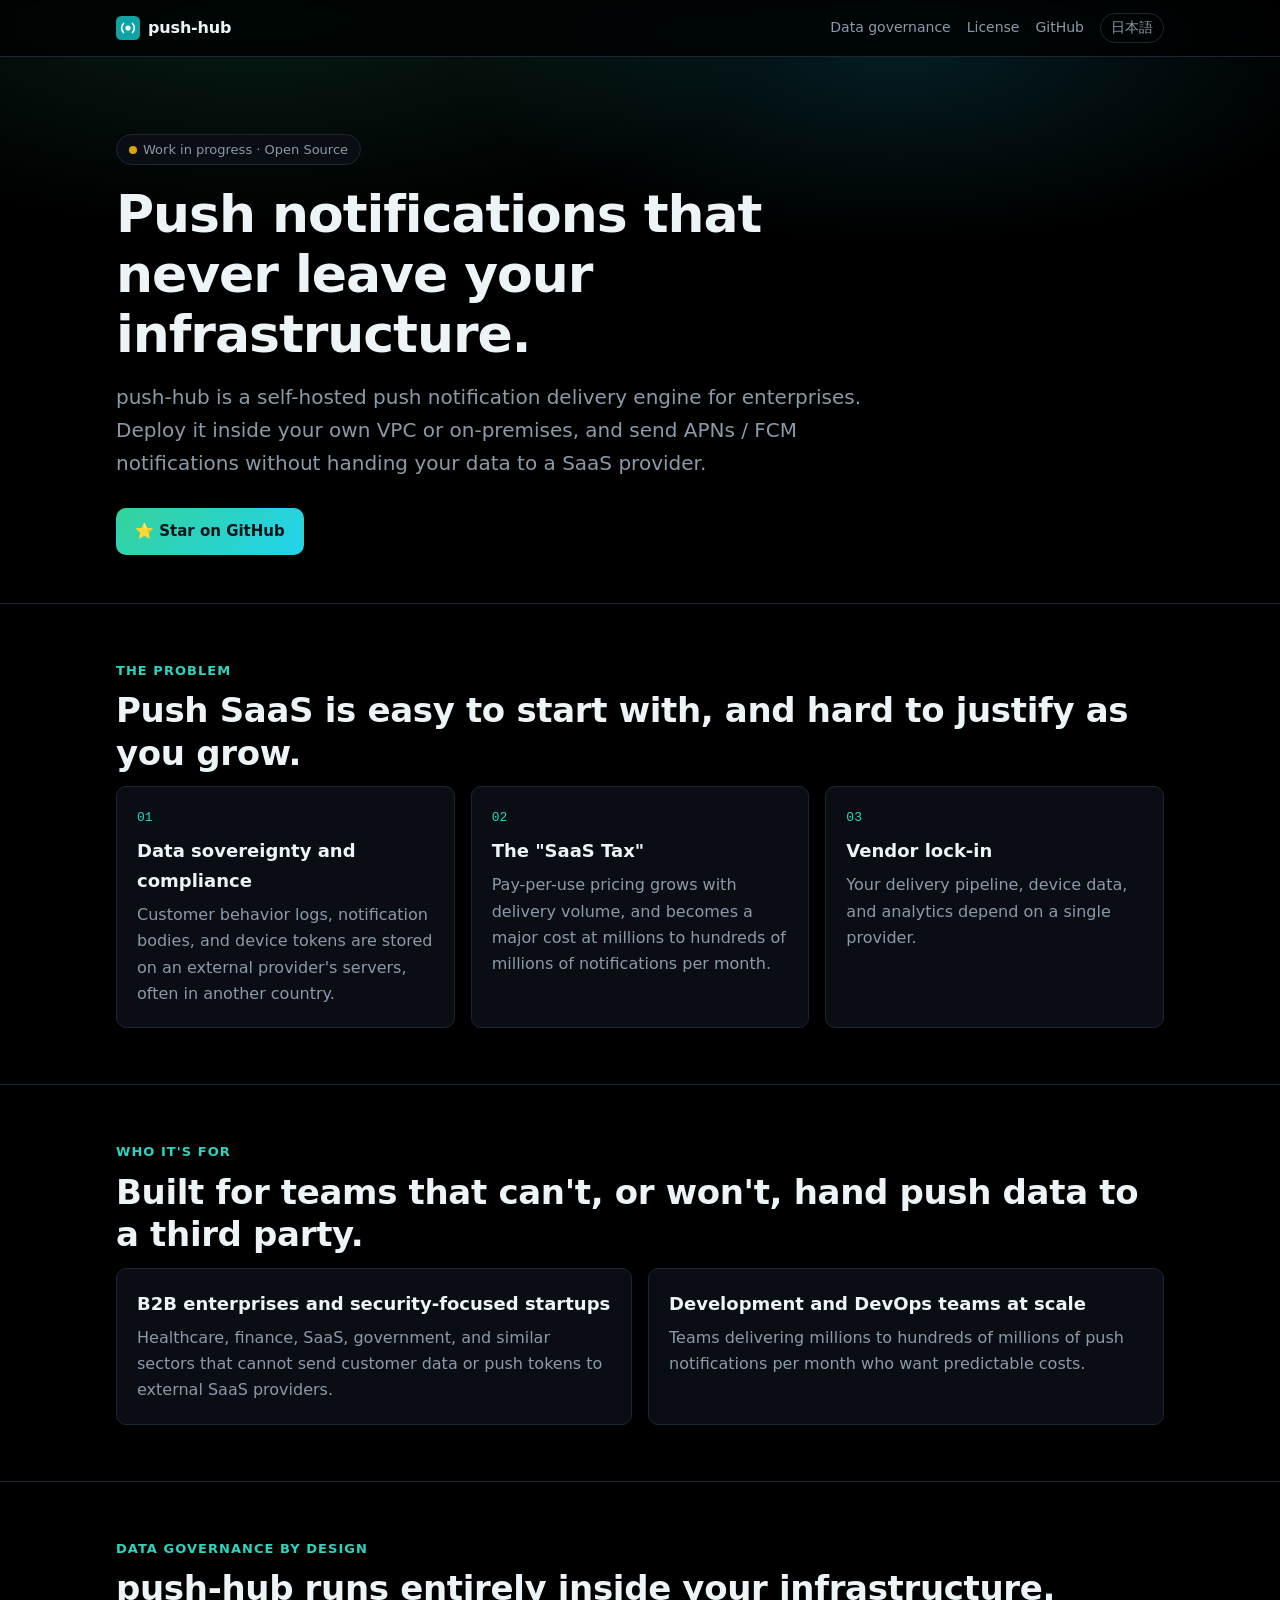
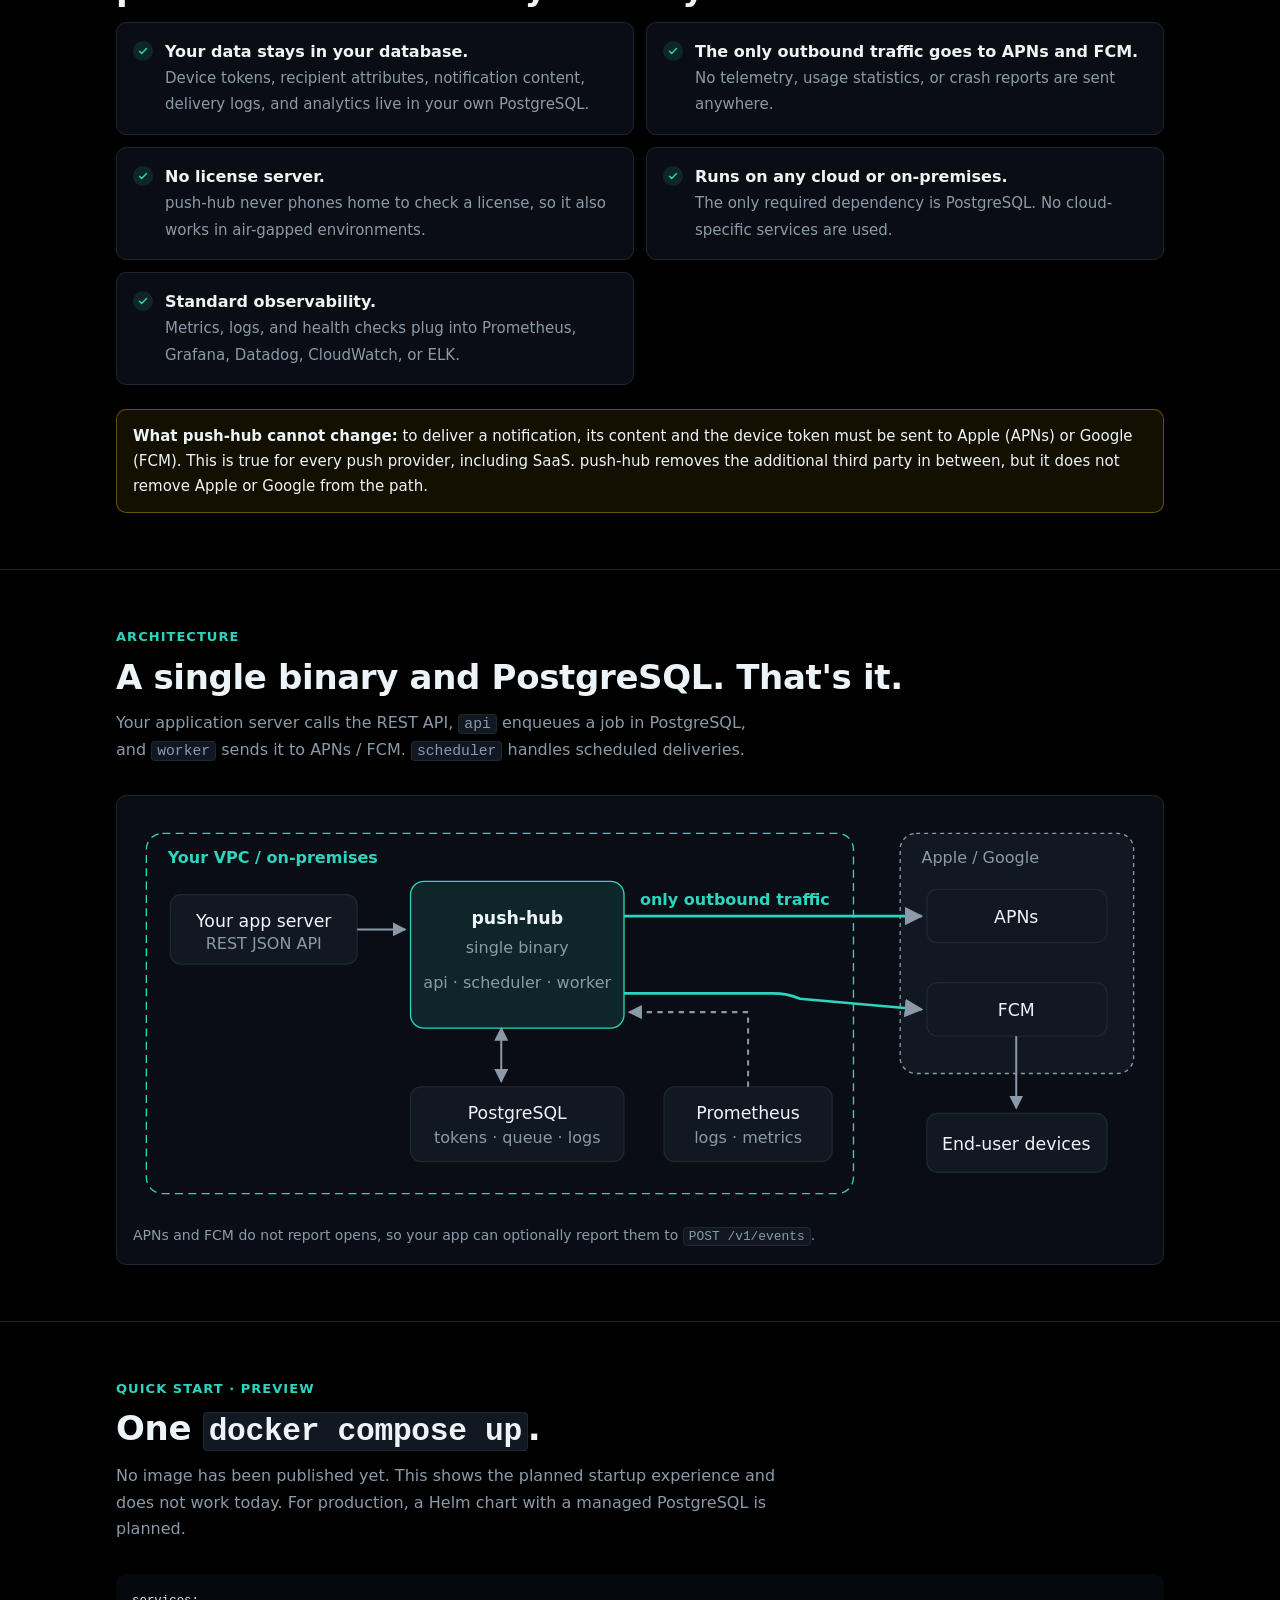
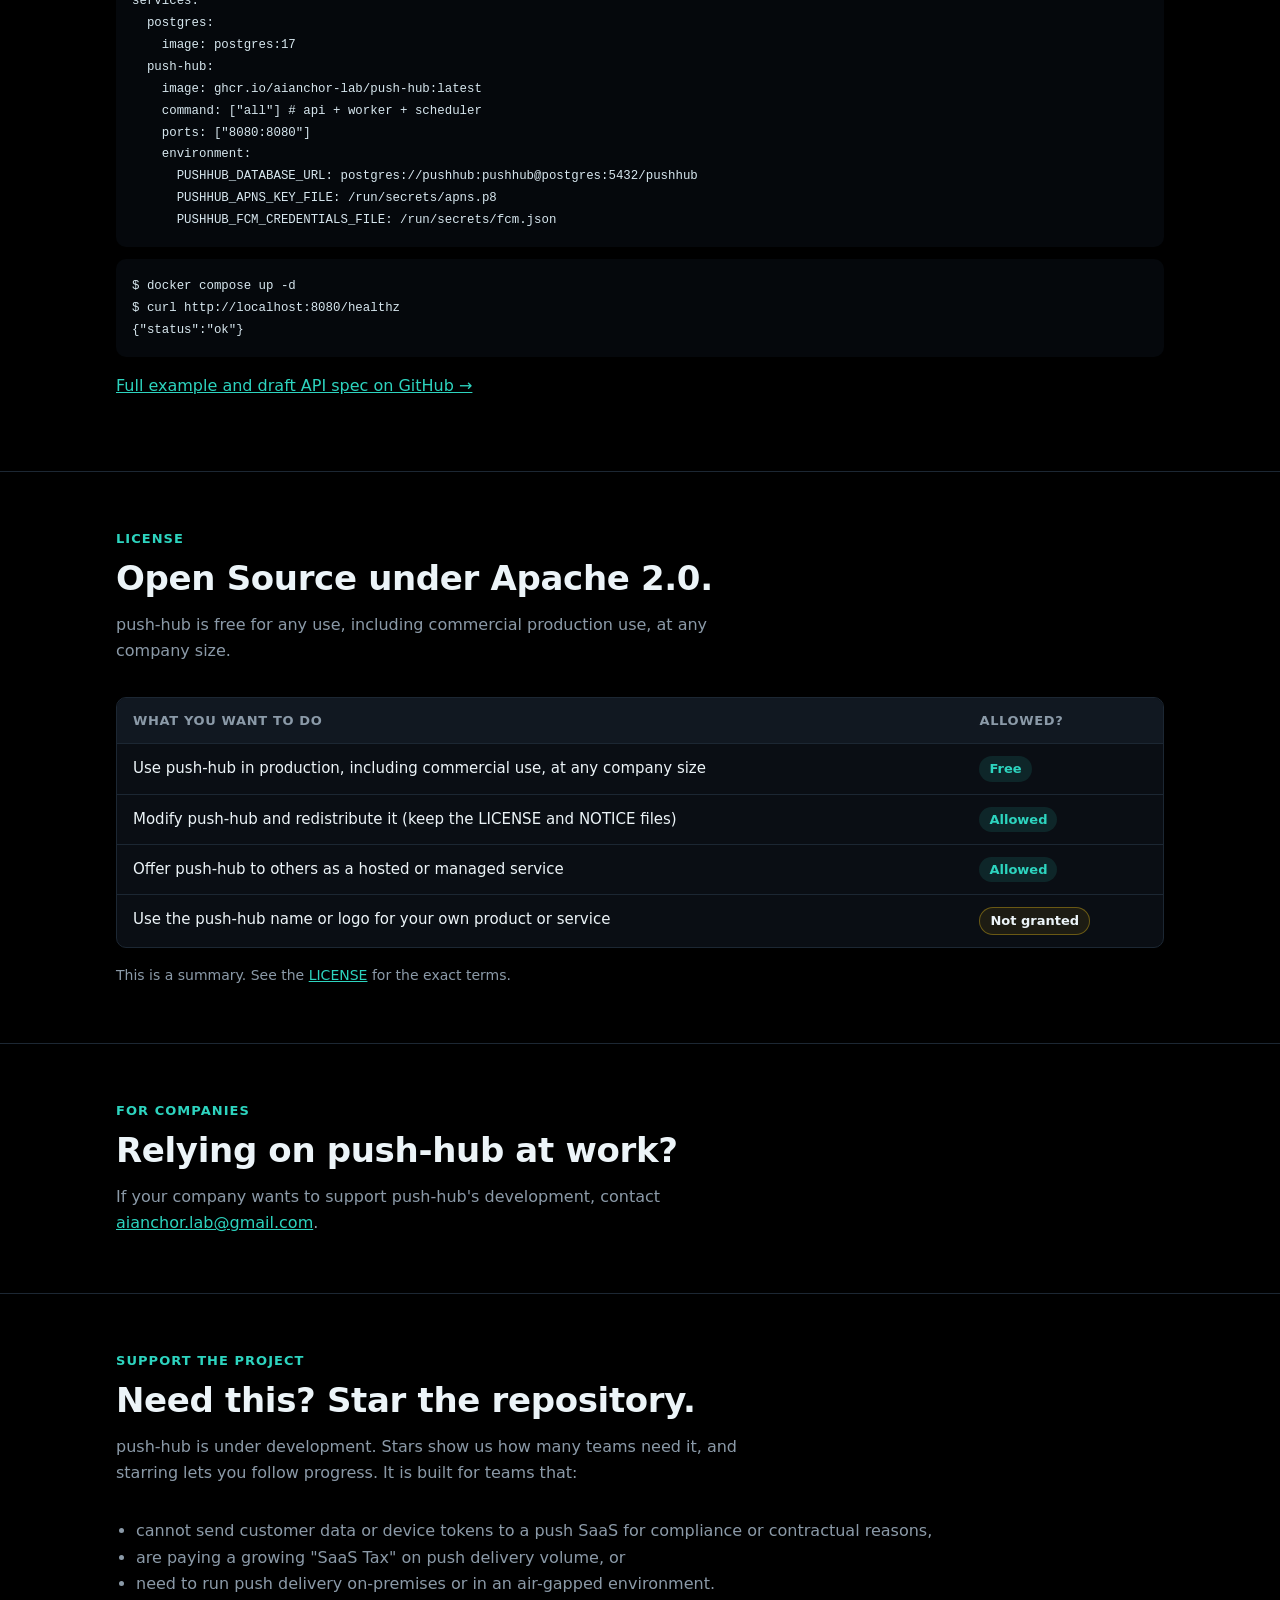
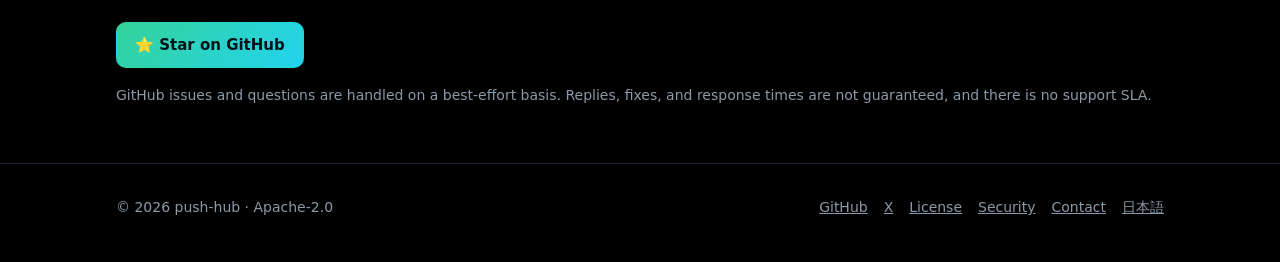
<file: lp/index.html>
<!doctype html>
<html lang="en">
<head>
  <meta charset="utf-8">
  <meta name="viewport" content="width=device-width, initial-scale=1">
  <title>push-hub — Self-hosted push notifications</title>
  <meta name="description" content="push-hub is a self-hosted push notification delivery engine. Deploy it inside your own VPC or on-premises and send APNs / FCM notifications without handing your data to a SaaS provider.">
  <meta name="theme-color" content="#000000">
  <link rel="icon" href="assets/favicon.svg" type="image/svg+xml">
  <link rel="stylesheet" href="assets/styles.css">
  <link rel="alternate" hreflang="en" href="./">
  <link rel="alternate" hreflang="ja" href="ja/index.html">
  <link rel="alternate" hreflang="x-default" href="./">
  <meta property="og:type" content="website">
  <meta property="og:title" content="push-hub — Self-hosted push notifications">
  <meta property="og:description" content="Send APNs / FCM notifications from your own VPC or on-premises. No SaaS in between, no telemetry, no license server.">
  <meta property="og:locale" content="en_US">
  <meta property="og:url" content="https://aianchor-lab.github.io/push-hub/">
  <meta property="og:image" content="https://aianchor-lab.github.io/push-hub/assets/og-image.png">
  <meta property="og:image:width" content="1200">
  <meta property="og:image:height" content="630">
  <meta property="og:image:alt" content="push-hub: self-hosted push notifications for APNs and FCM. Work in progress.">
  <meta name="twitter:card" content="summary_large_image">
  <meta name="twitter:site" content="@pushhub_dev">
</head>
<body>
  <header class="site-header">
    <div class="container">
      <a class="brand" href="#top" aria-label="push-hub home">
        <svg viewBox="0 0 32 32" aria-hidden="true"><rect width="32" height="32" rx="7" fill="#0fa3a3"/><circle cx="16" cy="16" r="3.5" fill="#fff"/><path d="M10 10a8.5 8.5 0 0 0 0 12M22 10a8.5 8.5 0 0 1 0 12" fill="none" stroke="#fff" stroke-width="2.2" stroke-linecap="round"/></svg>
        push-hub
      </a>
      <nav class="nav" aria-label="Main">
        <a class="hide-sm" href="#governance">Data governance</a>
        <a class="hide-sm" href="#license">License</a>
        <a href="https://github.com/aianchor-lab/push-hub">GitHub</a>
        <a class="lang" href="ja/index.html" hreflang="ja" lang="ja">日本語</a>
      </nav>
    </div>
  </header>

  <main id="top">
    <div class="container hero">
      <p class="badge"><span class="dot" aria-hidden="true"></span>Work in progress · Open Source</p>
      <h1>Push notifications that never leave your infrastructure.</h1>
      <p class="lead">push-hub is a self-hosted push notification delivery engine for enterprises. Deploy it inside your own VPC or on-premises, and send APNs / FCM notifications without handing your data to a SaaS provider.</p>
      <div class="cta">
        <a class="btn btn-primary" href="https://github.com/aianchor-lab/push-hub">⭐ Star on GitHub</a>
      </div>
    </div>

    <section id="problem" aria-labelledby="problem-title">
      <div class="container">
        <p class="eyebrow">The problem</p>
        <h2 id="problem-title">Push SaaS is easy to start with, and hard to justify as you grow.</h2>
        <div class="grid grid-3">
          <article class="card">
            <div class="num">01</div>
            <h3>Data sovereignty and compliance</h3>
            <p>Customer behavior logs, notification bodies, and device tokens are stored on an external provider's servers, often in another country.</p>
          </article>
          <article class="card">
            <div class="num">02</div>
            <h3>The "SaaS Tax"</h3>
            <p>Pay-per-use pricing grows with delivery volume, and becomes a major cost at millions to hundreds of millions of notifications per month.</p>
          </article>
          <article class="card">
            <div class="num">03</div>
            <h3>Vendor lock-in</h3>
            <p>Your delivery pipeline, device data, and analytics depend on a single provider.</p>
          </article>
        </div>
      </div>
    </section>

    <section id="who" aria-labelledby="who-title">
      <div class="container">
        <p class="eyebrow">Who it's for</p>
        <h2 id="who-title">Built for teams that can't, or won't, hand push data to a third party.</h2>
        <div class="grid grid-2">
          <article class="card">
            <h3>B2B enterprises and security-focused startups</h3>
            <p>Healthcare, finance, SaaS, government, and similar sectors that cannot send customer data or push tokens to external SaaS providers.</p>
          </article>
          <article class="card">
            <h3>Development and DevOps teams at scale</h3>
            <p>Teams delivering millions to hundreds of millions of push notifications per month who want predictable costs.</p>
          </article>
        </div>
      </div>
    </section>

    <section id="governance" aria-labelledby="governance-title">
      <div class="container">
        <p class="eyebrow">Data governance by design</p>
        <h2 id="governance-title">push-hub runs entirely inside your infrastructure.</h2>
        <ul class="checklist">
          <li><div><strong>Your data stays in your database.</strong><span>Device tokens, recipient attributes, notification content, delivery logs, and analytics live in your own PostgreSQL.</span></div></li>
          <li><div><strong>The only outbound traffic goes to APNs and FCM.</strong><span>No telemetry, usage statistics, or crash reports are sent anywhere.</span></div></li>
          <li><div><strong>No license server.</strong><span>push-hub never phones home to check a license, so it also works in air-gapped environments.</span></div></li>
          <li><div><strong>Runs on any cloud or on-premises.</strong><span>The only required dependency is PostgreSQL. No cloud-specific services are used.</span></div></li>
          <li><div><strong>Standard observability.</strong><span>Metrics, logs, and health checks plug into Prometheus, Grafana, Datadog, CloudWatch, or ELK.</span></div></li>
        </ul>
        <div class="note">
          <p><strong>What push-hub cannot change:</strong> to deliver a notification, its content and the device token must be sent to Apple (APNs) or Google (FCM). This is true for every push provider, including SaaS. push-hub removes the additional third party in between, but it does not remove Apple or Google from the path.</p>
        </div>
      </div>
    </section>

    <section id="architecture" aria-labelledby="architecture-title">
      <div class="container">
        <p class="eyebrow">Architecture</p>
        <h2 id="architecture-title">A single binary and PostgreSQL. That's it.</h2>
        <p class="section-lead">Your application server calls the REST API, <code>api</code> enqueues a job in PostgreSQL, and <code>worker</code> sends it to APNs / FCM. <code>scheduler</code> handles scheduled deliveries.</p>
        <figure class="diagram" style="margin:0">
          <svg viewBox="0 0 760 300" role="img" aria-labelledby="diagram-title">
            <title id="diagram-title">push-hub runs inside your VPC next to PostgreSQL; the only outbound traffic goes from worker to APNs and FCM.</title>
            <defs>
              <marker id="arrow" viewBox="0 0 10 10" refX="9" refY="5" markerWidth="7" markerHeight="7" orient="auto-start-reverse"><path d="M0 0L10 5L0 10z"/></marker>
            </defs>
            <rect class="zone" x="10" y="16" width="530" height="270" rx="12"/>
            <text class="zone-label" x="26" y="38">Your VPC / on-premises</text>
            <rect class="vendor" x="575" y="16" width="175" height="180" rx="12"/>
            <text class="label" x="591" y="38">Apple / Google</text>

            <rect class="box" x="28" y="62" width="140" height="52" rx="8"/>
            <text x="98" y="86" text-anchor="middle">Your app server</text>
            <text class="label" x="98" y="103" text-anchor="middle">REST JSON API</text>

            <rect class="core" x="208" y="52" width="160" height="110" rx="10"/>
            <text x="288" y="84" text-anchor="middle" font-weight="700">push-hub</text>
            <text class="label" x="288" y="106" text-anchor="middle">single binary</text>
            <text class="label" x="288" y="132" text-anchor="middle">api · scheduler · worker</text>

            <rect class="box" x="208" y="206" width="160" height="56" rx="8"/>
            <text x="288" y="230" text-anchor="middle">PostgreSQL</text>
            <text class="label" x="288" y="248" text-anchor="middle">tokens · queue · logs</text>

            <rect class="box" x="398" y="206" width="126" height="56" rx="8"/>
            <text x="461" y="230" text-anchor="middle">Prometheus</text>
            <text class="label" x="461" y="248" text-anchor="middle">logs · metrics</text>

            <rect class="box" x="595" y="58" width="135" height="40" rx="8"/>
            <text x="662" y="83" text-anchor="middle">APNs</text>
            <rect class="box" x="595" y="128" width="135" height="40" rx="8"/>
            <text x="662" y="153" text-anchor="middle">FCM</text>

            <rect class="box" x="595" y="226" width="135" height="44" rx="8"/>
            <text x="662" y="253" text-anchor="middle">End-user devices</text>

            <path class="arrow" d="M168 88H204"/>
            <path class="arrow" d="M276 162V202" marker-start="url(#arrow)"/>
            <path class="arrow arrow-dash" d="M461 206V150H372"/>
            <path class="arrow arrow-out" d="M368 78H591"/>
            <path class="arrow arrow-out" d="M368 136H480Q490 136 500 140L591 148"/>
            <path class="arrow" d="M662 168V222"/>
            <text class="zone-label" x="380" y="70">only outbound traffic</text>
          </svg>
          <figcaption class="diagram-caption">APNs and FCM do not report opens, so your app can optionally report them to <code>POST /v1/events</code>.</figcaption>
        </figure>
      </div>
    </section>

    <section id="quickstart" aria-labelledby="quickstart-title">
      <div class="container">
        <p class="eyebrow">Quick start · preview</p>
        <h2 id="quickstart-title">One <code>docker compose up</code>.</h2>
        <p class="section-lead">No image has been published yet. This shows the planned startup experience and does not work today. For production, a Helm chart with a managed PostgreSQL is planned.</p>
        <div class="code-stack">
<pre><code>services:
  postgres:
    image: postgres:17
  push-hub:
    image: ghcr.io/aianchor-lab/push-hub:latest
    command: ["all"] # api + worker + scheduler
    ports: ["8080:8080"]
    environment:
      PUSHHUB_DATABASE_URL: postgres://pushhub:pushhub@postgres:5432/pushhub
      PUSHHUB_APNS_KEY_FILE: /run/secrets/apns.p8
      PUSHHUB_FCM_CREDENTIALS_FILE: /run/secrets/fcm.json</code></pre>
<pre><code>$ docker compose up -d
$ curl http://localhost:8080/healthz
{"status":"ok"}</code></pre>
        </div>
        <p><a href="https://github.com/aianchor-lab/push-hub#quick-start">Full example and draft API spec on GitHub →</a></p>
      </div>
    </section>

    <section id="license" aria-labelledby="license-title">
      <div class="container">
        <p class="eyebrow">License</p>
        <h2 id="license-title">Open Source under Apache 2.0.</h2>
        <p class="section-lead">push-hub is free for any use, including commercial production use, at any company size.</p>
        <div class="table-wrap">
          <table>
            <thead><tr><th scope="col">What you want to do</th><th scope="col">Allowed?</th></tr></thead>
            <tbody>
              <tr><td>Use push-hub in production, including commercial use, at any company size</td><td><span class="pill pill-free">Free</span></td></tr>
              <tr><td>Modify push-hub and redistribute it (keep the LICENSE and NOTICE files)</td><td><span class="pill pill-free">Allowed</span></td></tr>
              <tr><td>Offer push-hub to others as a hosted or managed service</td><td><span class="pill pill-free">Allowed</span></td></tr>
              <tr><td>Use the push-hub name or logo for your own product or service</td><td><span class="pill pill-no">Not granted</span></td></tr>
            </tbody>
          </table>
        </div>
        <p class="fine">This is a summary. See the <a href="https://github.com/aianchor-lab/push-hub/blob/main/LICENSE">LICENSE</a> for the exact terms.</p>
      </div>
    </section>

    <section id="sponsor" aria-labelledby="sponsor-title">
      <div class="container">
        <p class="eyebrow">For companies</p>
        <h2 id="sponsor-title">Relying on push-hub at work?</h2>
        <p class="section-lead" style="margin-bottom:0">If your company wants to support push-hub's development, contact <a href="mailto:aianchor.lab@gmail.com">aianchor.lab@gmail.com</a>.</p>
      </div>
    </section>

    <section id="support" class="final" aria-labelledby="support-title">
      <div class="container">
        <p class="eyebrow">Support the project</p>
        <h2 id="support-title">Need this? Star the repository.</h2>
        <p class="section-lead">push-hub is under development. Stars show us how many teams need it, and starring lets you follow progress. It is built for teams that:</p>
        <ul>
          <li>cannot send customer data or device tokens to a push SaaS for compliance or contractual reasons,</li>
          <li>are paying a growing "SaaS Tax" on push delivery volume, or</li>
          <li>need to run push delivery on-premises or in an air-gapped environment.</li>
        </ul>
        <div class="cta">
          <a class="btn btn-primary" href="https://github.com/aianchor-lab/push-hub">⭐ Star on GitHub</a>
        </div>
        <p class="fine">GitHub issues and questions are handled on a best-effort basis. Replies, fixes, and response times are not guaranteed, and there is no support SLA.</p>
      </div>
    </section>
  </main>

  <footer class="site-footer">
    <div class="container">
      <span>© 2026 push-hub · Apache-2.0</span>
      <nav aria-label="Footer">
        <a href="https://github.com/aianchor-lab/push-hub">GitHub</a>
        <a href="https://x.com/pushhub_dev">X</a>
        <a href="https://github.com/aianchor-lab/push-hub/blob/main/LICENSE">License</a>
        <a href="https://github.com/aianchor-lab/push-hub/blob/main/SECURITY.md">Security</a>
        <a href="mailto:aianchor.lab@gmail.com">Contact</a>
        <a href="ja/index.html" hreflang="ja" lang="ja">日本語</a>
      </nav>
    </div>
  </footer>
</body>
</html>
</file>
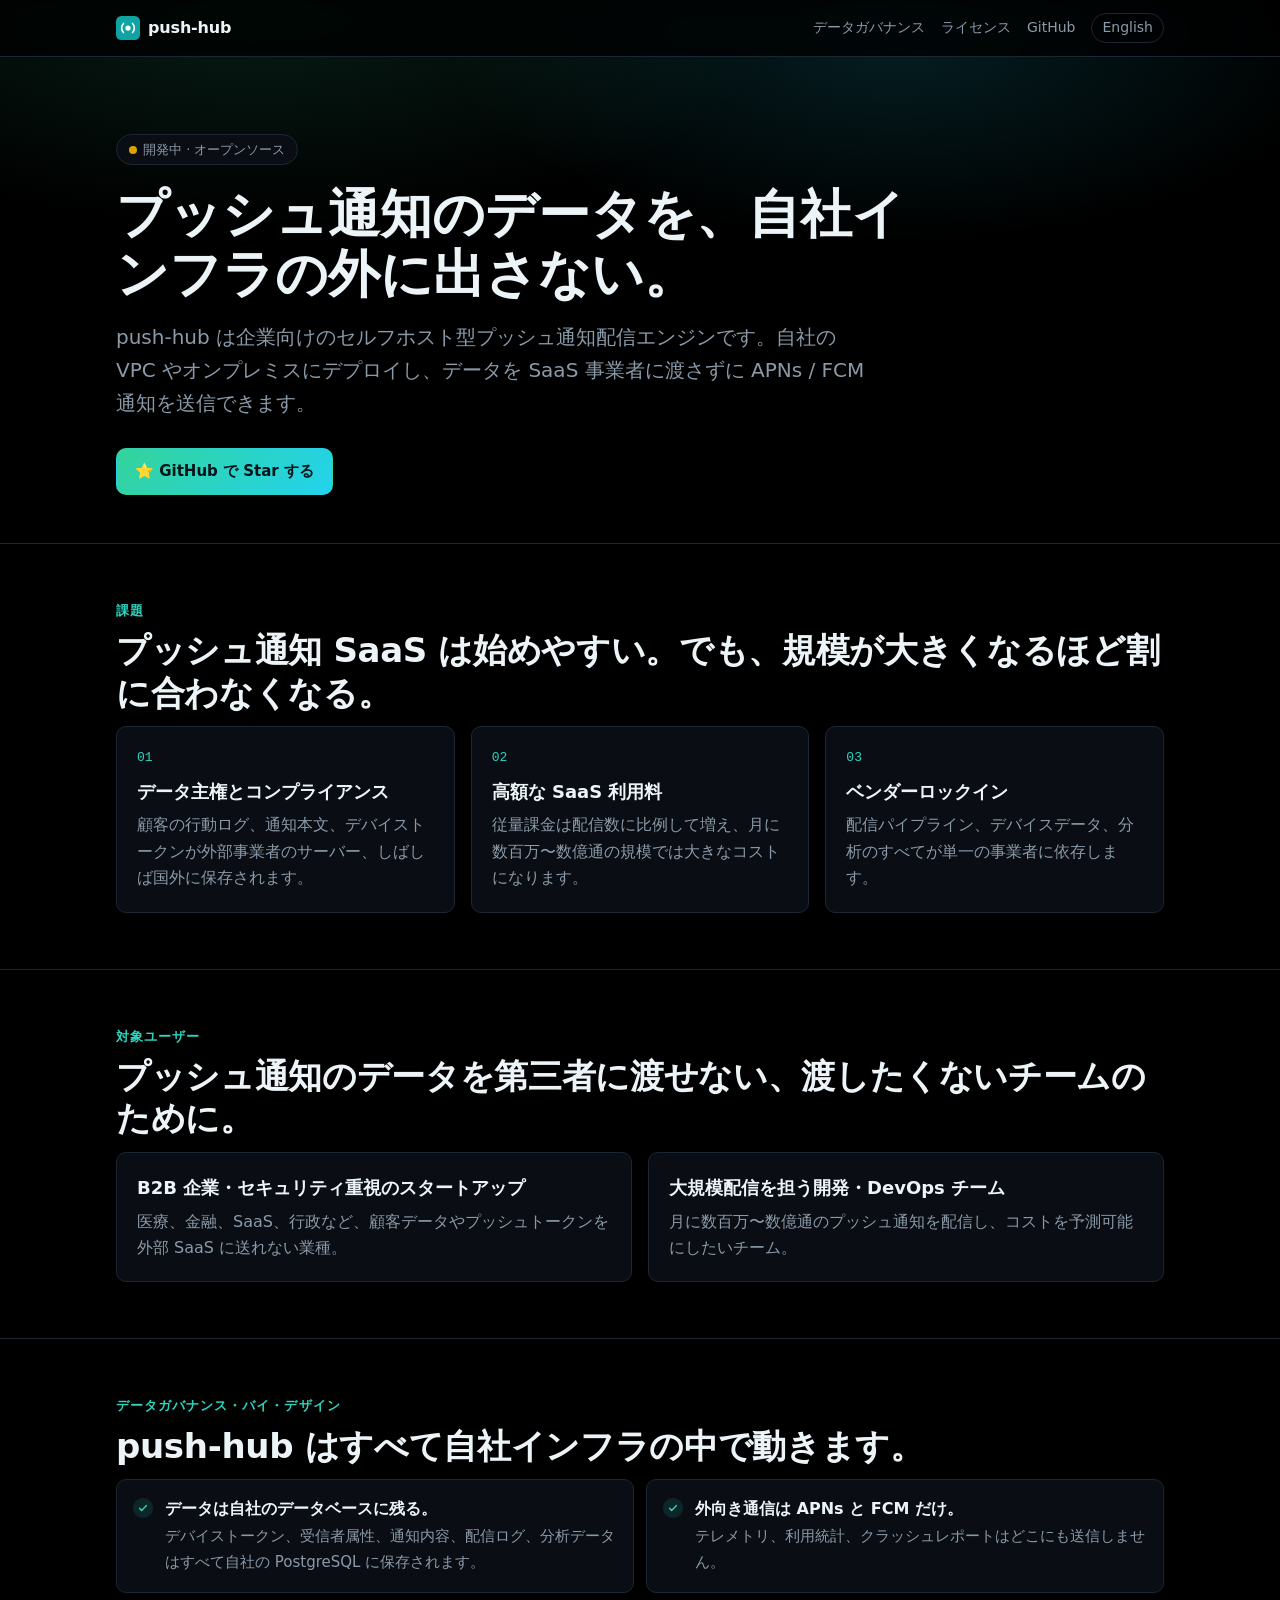
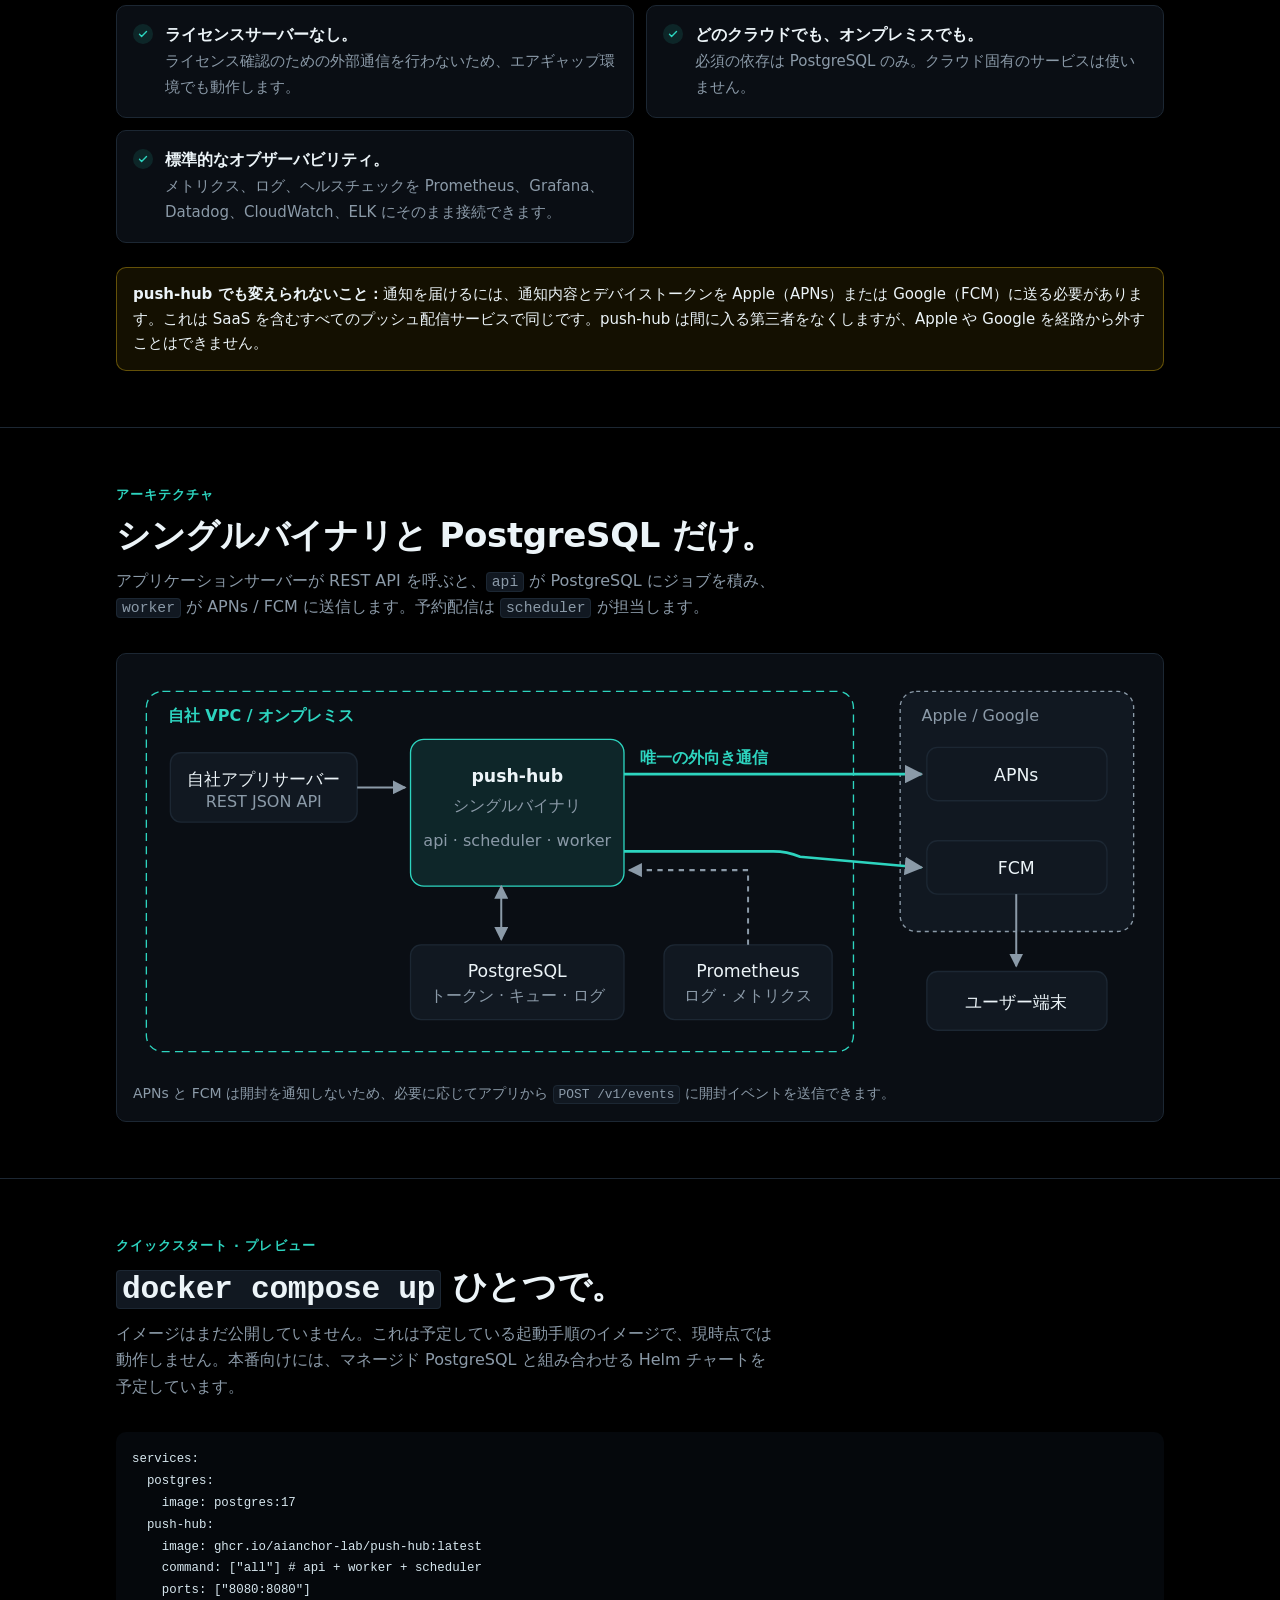
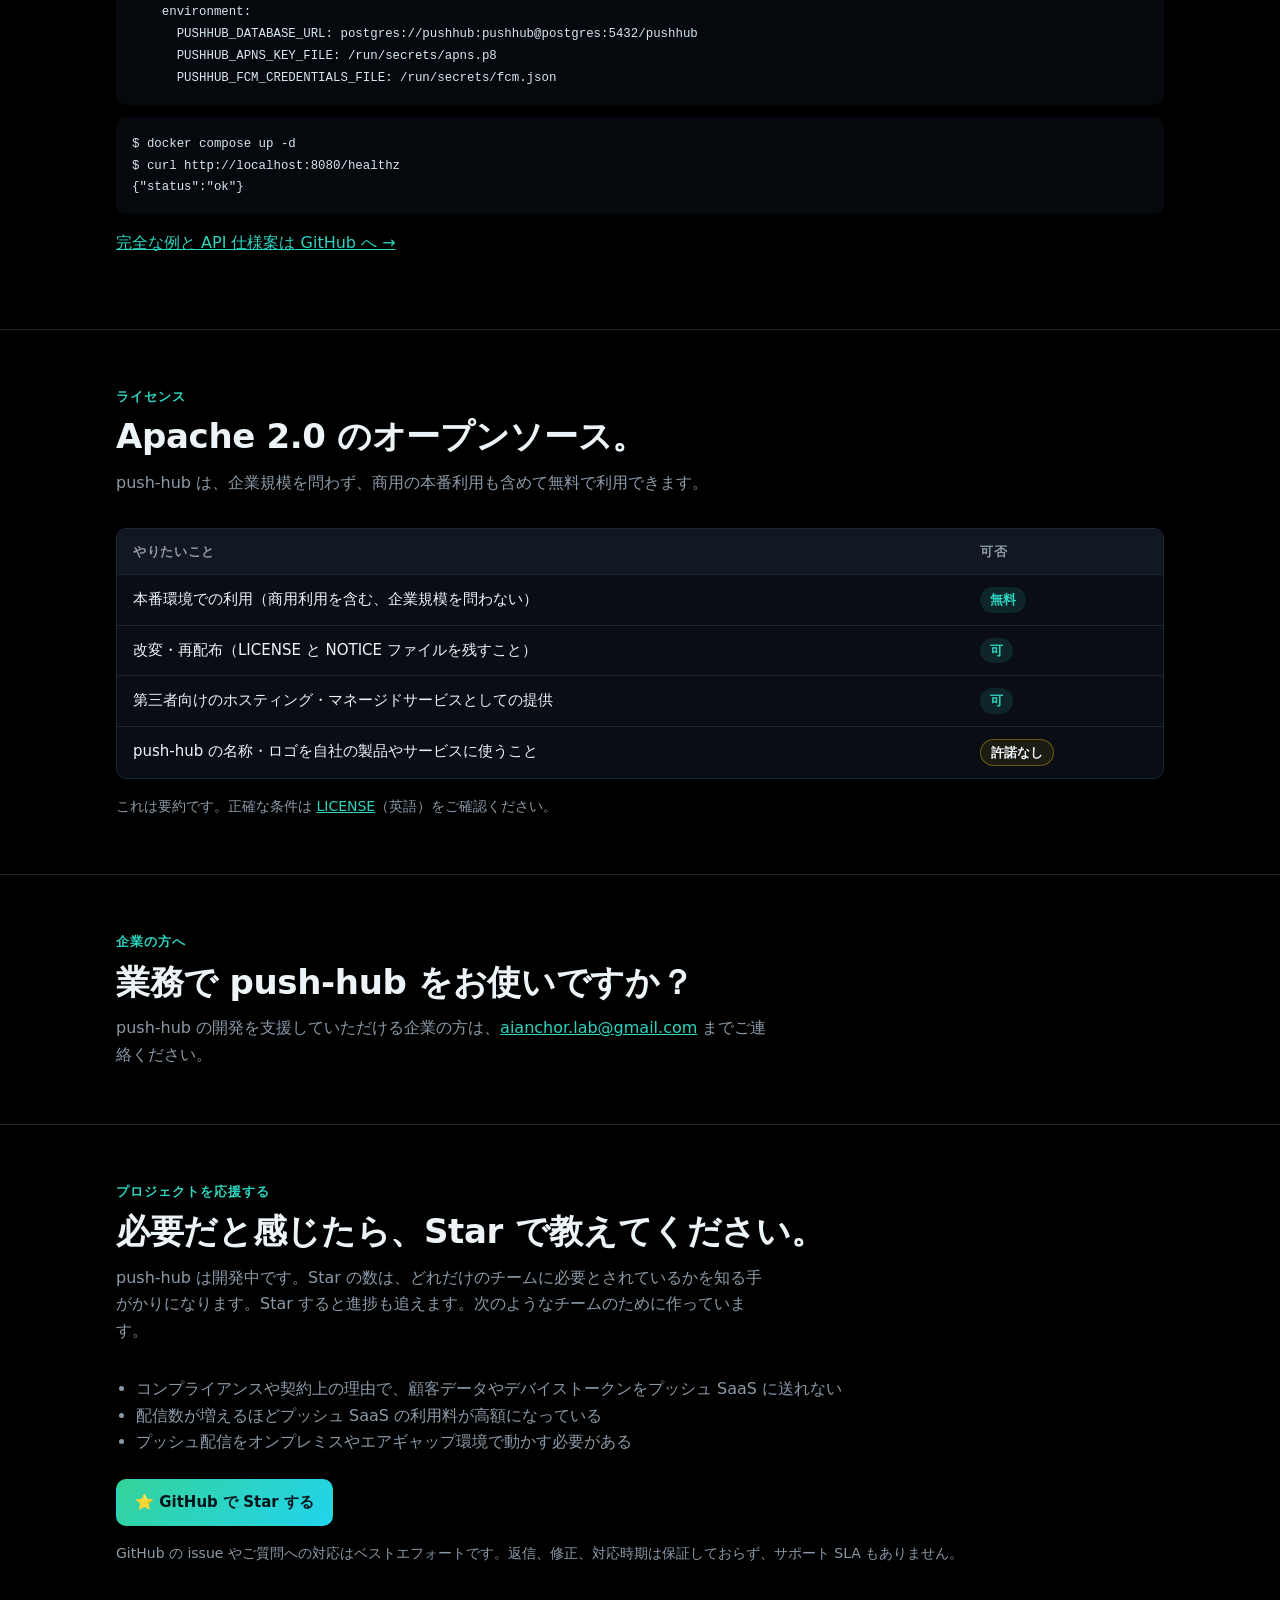
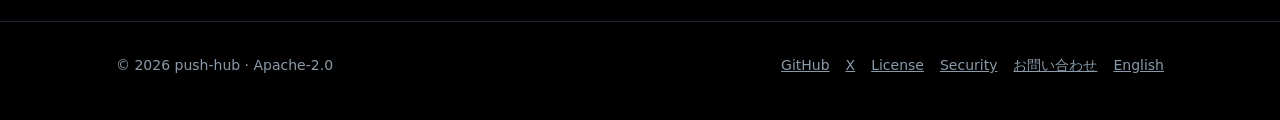
<file: lp/ja/index.html>
<!doctype html>
<html lang="ja">
<head>
  <meta charset="utf-8">
  <meta name="viewport" content="width=device-width, initial-scale=1">
  <title>push-hub — セルフホスト型プッシュ通知配信エンジン</title>
  <meta name="description" content="push-hub は企業向けのセルフホスト型プッシュ通知配信エンジンです。自社の VPC やオンプレミスにデプロイし、データを SaaS 事業者に渡さずに APNs / FCM 通知を送信できます。">
  <meta name="theme-color" content="#000000">
  <link rel="icon" href="../assets/favicon.svg" type="image/svg+xml">
  <link rel="stylesheet" href="../assets/styles.css">
  <link rel="alternate" hreflang="en" href="../index.html">
  <link rel="alternate" hreflang="ja" href="index.html">
  <link rel="alternate" hreflang="x-default" href="../index.html">
  <meta property="og:type" content="website">
  <meta property="og:title" content="push-hub — セルフホスト型プッシュ通知配信エンジン">
  <meta property="og:description" content="自社の VPC・オンプレミスから APNs / FCM 通知を送信。間に SaaS を挟まず、テレメトリもライセンスサーバーもありません。">
  <meta property="og:locale" content="ja_JP">
  <meta property="og:url" content="https://aianchor-lab.github.io/push-hub/ja/">
  <meta property="og:image" content="https://aianchor-lab.github.io/push-hub/assets/og-image.png">
  <meta property="og:image:width" content="1200">
  <meta property="og:image:height" content="630">
  <meta property="og:image:alt" content="push-hub: APNs / FCM 向けのセルフホスト型プッシュ通知。開発中。">
  <meta name="twitter:card" content="summary_large_image">
  <meta name="twitter:site" content="@pushhub_dev">
</head>
<body>
  <header class="site-header">
    <div class="container">
      <a class="brand" href="#top" aria-label="push-hub トップ">
        <svg viewBox="0 0 32 32" aria-hidden="true"><rect width="32" height="32" rx="7" fill="#0fa3a3"/><circle cx="16" cy="16" r="3.5" fill="#fff"/><path d="M10 10a8.5 8.5 0 0 0 0 12M22 10a8.5 8.5 0 0 1 0 12" fill="none" stroke="#fff" stroke-width="2.2" stroke-linecap="round"/></svg>
        push-hub
      </a>
      <nav class="nav" aria-label="メイン">
        <a class="hide-sm" href="#governance">データガバナンス</a>
        <a class="hide-sm" href="#license">ライセンス</a>
        <a href="https://github.com/aianchor-lab/push-hub">GitHub</a>
        <a class="lang" href="../index.html" hreflang="en" lang="en">English</a>
      </nav>
    </div>
  </header>

  <main id="top">
    <div class="container hero">
      <p class="badge"><span class="dot" aria-hidden="true"></span>開発中 · オープンソース</p>
      <h1>プッシュ通知のデータを、自社インフラの外に出さない。</h1>
      <p class="lead">push-hub は企業向けのセルフホスト型プッシュ通知配信エンジンです。自社の VPC やオンプレミスにデプロイし、データを SaaS 事業者に渡さずに APNs / FCM 通知を送信できます。</p>
      <div class="cta">
        <a class="btn btn-primary" href="https://github.com/aianchor-lab/push-hub">⭐ GitHub で Star する</a>
      </div>
    </div>

    <section id="problem" aria-labelledby="problem-title">
      <div class="container">
        <p class="eyebrow">課題</p>
        <h2 id="problem-title">プッシュ通知 SaaS は始めやすい。でも、規模が大きくなるほど割に合わなくなる。</h2>
        <div class="grid grid-3">
          <article class="card">
            <div class="num">01</div>
            <h3>データ主権とコンプライアンス</h3>
            <p>顧客の行動ログ、通知本文、デバイストークンが外部事業者のサーバー、しばしば国外に保存されます。</p>
          </article>
          <article class="card">
            <div class="num">02</div>
            <h3>高額な SaaS 利用料</h3>
            <p>従量課金は配信数に比例して増え、月に数百万〜数億通の規模では大きなコストになります。</p>
          </article>
          <article class="card">
            <div class="num">03</div>
            <h3>ベンダーロックイン</h3>
            <p>配信パイプライン、デバイスデータ、分析のすべてが単一の事業者に依存します。</p>
          </article>
        </div>
      </div>
    </section>

    <section id="who" aria-labelledby="who-title">
      <div class="container">
        <p class="eyebrow">対象ユーザー</p>
        <h2 id="who-title">プッシュ通知のデータを第三者に渡せない、渡したくないチームのために。</h2>
        <div class="grid grid-2">
          <article class="card">
            <h3>B2B 企業・セキュリティ重視のスタートアップ</h3>
            <p>医療、金融、SaaS、行政など、顧客データやプッシュトークンを外部 SaaS に送れない業種。</p>
          </article>
          <article class="card">
            <h3>大規模配信を担う開発・DevOps チーム</h3>
            <p>月に数百万〜数億通のプッシュ通知を配信し、コストを予測可能にしたいチーム。</p>
          </article>
        </div>
      </div>
    </section>

    <section id="governance" aria-labelledby="governance-title">
      <div class="container">
        <p class="eyebrow">データガバナンス・バイ・デザイン</p>
        <h2 id="governance-title">push-hub はすべて自社インフラの中で動きます。</h2>
        <ul class="checklist">
          <li><div><strong>データは自社のデータベースに残る。</strong><span>デバイストークン、受信者属性、通知内容、配信ログ、分析データはすべて自社の PostgreSQL に保存されます。</span></div></li>
          <li><div><strong>外向き通信は APNs と FCM だけ。</strong><span>テレメトリ、利用統計、クラッシュレポートはどこにも送信しません。</span></div></li>
          <li><div><strong>ライセンスサーバーなし。</strong><span>ライセンス確認のための外部通信を行わないため、エアギャップ環境でも動作します。</span></div></li>
          <li><div><strong>どのクラウドでも、オンプレミスでも。</strong><span>必須の依存は PostgreSQL のみ。クラウド固有のサービスは使いません。</span></div></li>
          <li><div><strong>標準的なオブザーバビリティ。</strong><span>メトリクス、ログ、ヘルスチェックを Prometheus、Grafana、Datadog、CloudWatch、ELK にそのまま接続できます。</span></div></li>
        </ul>
        <div class="note">
          <p><strong>push-hub でも変えられないこと：</strong>通知を届けるには、通知内容とデバイストークンを Apple（APNs）または Google（FCM）に送る必要があります。これは SaaS を含むすべてのプッシュ配信サービスで同じです。push-hub は間に入る第三者をなくしますが、Apple や Google を経路から外すことはできません。</p>
        </div>
      </div>
    </section>

    <section id="architecture" aria-labelledby="architecture-title">
      <div class="container">
        <p class="eyebrow">アーキテクチャ</p>
        <h2 id="architecture-title">シングルバイナリと PostgreSQL だけ。</h2>
        <p class="section-lead">アプリケーションサーバーが REST API を呼ぶと、<code>api</code> が PostgreSQL にジョブを積み、<code>worker</code> が APNs / FCM に送信します。予約配信は <code>scheduler</code> が担当します。</p>
        <figure class="diagram" style="margin:0">
          <svg viewBox="0 0 760 300" role="img" aria-labelledby="diagram-title">
            <title id="diagram-title">push-hub は自社 VPC 内で PostgreSQL と並んで動作し、外向き通信は worker から APNs と FCM への送信のみです。</title>
            <defs>
              <marker id="arrow" viewBox="0 0 10 10" refX="9" refY="5" markerWidth="7" markerHeight="7" orient="auto-start-reverse"><path d="M0 0L10 5L0 10z"/></marker>
            </defs>
            <rect class="zone" x="10" y="16" width="530" height="270" rx="12"/>
            <text class="zone-label" x="26" y="38">自社 VPC / オンプレミス</text>
            <rect class="vendor" x="575" y="16" width="175" height="180" rx="12"/>
            <text class="label" x="591" y="38">Apple / Google</text>

            <rect class="box" x="28" y="62" width="140" height="52" rx="8"/>
            <text x="98" y="86" text-anchor="middle">自社アプリサーバー</text>
            <text class="label" x="98" y="103" text-anchor="middle">REST JSON API</text>

            <rect class="core" x="208" y="52" width="160" height="110" rx="10"/>
            <text x="288" y="84" text-anchor="middle" font-weight="700">push-hub</text>
            <text class="label" x="288" y="106" text-anchor="middle">シングルバイナリ</text>
            <text class="label" x="288" y="132" text-anchor="middle">api · scheduler · worker</text>

            <rect class="box" x="208" y="206" width="160" height="56" rx="8"/>
            <text x="288" y="230" text-anchor="middle">PostgreSQL</text>
            <text class="label" x="288" y="248" text-anchor="middle">トークン · キュー · ログ</text>

            <rect class="box" x="398" y="206" width="126" height="56" rx="8"/>
            <text x="461" y="230" text-anchor="middle">Prometheus</text>
            <text class="label" x="461" y="248" text-anchor="middle">ログ · メトリクス</text>

            <rect class="box" x="595" y="58" width="135" height="40" rx="8"/>
            <text x="662" y="83" text-anchor="middle">APNs</text>
            <rect class="box" x="595" y="128" width="135" height="40" rx="8"/>
            <text x="662" y="153" text-anchor="middle">FCM</text>

            <rect class="box" x="595" y="226" width="135" height="44" rx="8"/>
            <text x="662" y="253" text-anchor="middle">ユーザー端末</text>

            <path class="arrow" d="M168 88H204"/>
            <path class="arrow" d="M276 162V202" marker-start="url(#arrow)"/>
            <path class="arrow arrow-dash" d="M461 206V150H372"/>
            <path class="arrow arrow-out" d="M368 78H591"/>
            <path class="arrow arrow-out" d="M368 136H480Q490 136 500 140L591 148"/>
            <path class="arrow" d="M662 168V222"/>
            <text class="zone-label" x="380" y="70">唯一の外向き通信</text>
          </svg>
          <figcaption class="diagram-caption">APNs と FCM は開封を通知しないため、必要に応じてアプリから <code>POST /v1/events</code> に開封イベントを送信できます。</figcaption>
        </figure>
      </div>
    </section>

    <section id="quickstart" aria-labelledby="quickstart-title">
      <div class="container">
        <p class="eyebrow">クイックスタート · プレビュー</p>
        <h2 id="quickstart-title"><code>docker compose up</code> ひとつで。</h2>
        <p class="section-lead">イメージはまだ公開していません。これは予定している起動手順のイメージで、現時点では動作しません。本番向けには、マネージド PostgreSQL と組み合わせる Helm チャートを予定しています。</p>
        <div class="code-stack">
<pre><code>services:
  postgres:
    image: postgres:17
  push-hub:
    image: ghcr.io/aianchor-lab/push-hub:latest
    command: ["all"] # api + worker + scheduler
    ports: ["8080:8080"]
    environment:
      PUSHHUB_DATABASE_URL: postgres://pushhub:pushhub@postgres:5432/pushhub
      PUSHHUB_APNS_KEY_FILE: /run/secrets/apns.p8
      PUSHHUB_FCM_CREDENTIALS_FILE: /run/secrets/fcm.json</code></pre>
<pre><code>$ docker compose up -d
$ curl http://localhost:8080/healthz
{"status":"ok"}</code></pre>
        </div>
        <p><a href="https://github.com/aianchor-lab/push-hub#quick-start">完全な例と API 仕様案は GitHub へ →</a></p>
      </div>
    </section>

    <section id="license" aria-labelledby="license-title">
      <div class="container">
        <p class="eyebrow">ライセンス</p>
        <h2 id="license-title">Apache 2.0 のオープンソース。</h2>
        <p class="section-lead">push-hub は、企業規模を問わず、商用の本番利用も含めて無料で利用できます。</p>
        <div class="table-wrap">
          <table>
            <thead><tr><th scope="col">やりたいこと</th><th scope="col">可否</th></tr></thead>
            <tbody>
              <tr><td>本番環境での利用（商用利用を含む、企業規模を問わない）</td><td><span class="pill pill-free">無料</span></td></tr>
              <tr><td>改変・再配布（LICENSE と NOTICE ファイルを残すこと）</td><td><span class="pill pill-free">可</span></td></tr>
              <tr><td>第三者向けのホスティング・マネージドサービスとしての提供</td><td><span class="pill pill-free">可</span></td></tr>
              <tr><td>push-hub の名称・ロゴを自社の製品やサービスに使うこと</td><td><span class="pill pill-no">許諾なし</span></td></tr>
            </tbody>
          </table>
        </div>
        <p class="fine">これは要約です。正確な条件は <a href="https://github.com/aianchor-lab/push-hub/blob/main/LICENSE">LICENSE</a>（英語）をご確認ください。</p>
      </div>
    </section>

    <section id="sponsor" aria-labelledby="sponsor-title">
      <div class="container">
        <p class="eyebrow">企業の方へ</p>
        <h2 id="sponsor-title">業務で push-hub をお使いですか？</h2>
        <p class="section-lead" style="margin-bottom:0">push-hub の開発を支援していただける企業の方は、<a href="mailto:aianchor.lab@gmail.com">aianchor.lab@gmail.com</a> までご連絡ください。</p>
      </div>
    </section>

    <section id="support" class="final" aria-labelledby="support-title">
      <div class="container">
        <p class="eyebrow">プロジェクトを応援する</p>
        <h2 id="support-title">必要だと感じたら、Star で教えてください。</h2>
        <p class="section-lead">push-hub は開発中です。Star の数は、どれだけのチームに必要とされているかを知る手がかりになります。Star すると進捗も追えます。次のようなチームのために作っています。</p>
        <ul>
          <li>コンプライアンスや契約上の理由で、顧客データやデバイストークンをプッシュ SaaS に送れない</li>
          <li>配信数が増えるほどプッシュ SaaS の利用料が高額になっている</li>
          <li>プッシュ配信をオンプレミスやエアギャップ環境で動かす必要がある</li>
        </ul>
        <div class="cta">
          <a class="btn btn-primary" href="https://github.com/aianchor-lab/push-hub">⭐ GitHub で Star する</a>
        </div>
        <p class="fine">GitHub の issue やご質問への対応はベストエフォートです。返信、修正、対応時期は保証しておらず、サポート SLA もありません。</p>
      </div>
    </section>
  </main>

  <footer class="site-footer">
    <div class="container">
      <span>© 2026 push-hub · Apache-2.0</span>
      <nav aria-label="フッター">
        <a href="https://github.com/aianchor-lab/push-hub">GitHub</a>
        <a href="https://x.com/pushhub_dev">X</a>
        <a href="https://github.com/aianchor-lab/push-hub/blob/main/LICENSE">License</a>
        <a href="https://github.com/aianchor-lab/push-hub/blob/main/SECURITY.md">Security</a>
        <a href="mailto:aianchor.lab@gmail.com">お問い合わせ</a>
        <a href="../index.html" hreflang="en" lang="en">English</a>
      </nav>
    </div>
  </footer>
</body>
</html>
</file>
<file: lp/assets/styles.css>
/* push-hub pre-launch landing page. No external fonts, scripts, or trackers. */

:root {
  --bg: #000000;
  --surface: #0a0e14;
  --surface-2: #111821;
  --text: #ecf4f8;
  --muted: #8b9aa8;
  --border: #1c2733;
  --accent: #2dd4bf;
  --accent-2: #22d3ee;
  --accent-3: #34d399;
  --accent-contrast: #00141a;
  --accent-soft: rgba(45, 212, 191, 0.12);
  --warn-bg: rgba(250, 204, 21, 0.08);
  --warn-border: rgba(250, 204, 21, 0.35);
  --code-bg: #05080c;
  --code-text: #d7e7ef;
  --radius: 10px;
  --max: 1080px;
  --font: system-ui, -apple-system, "Segoe UI", Roboto, "Hiragino Sans", "Noto Sans JP", sans-serif;
  --mono: ui-monospace, SFMono-Regular, Menlo, Consolas, monospace;
  color-scheme: dark;
}

*,
*::before,
*::after { box-sizing: border-box; }

html { scroll-behavior: smooth; -webkit-text-size-adjust: 100%; }

body {
  margin: 0;
  background: var(--bg);
  color: var(--text);
  font-family: var(--font);
  font-size: 16px;
  line-height: 1.65;
  overflow-x: hidden;
}

a { color: var(--accent); }
a:hover { text-decoration-thickness: 2px; }
:focus-visible { outline: 2px solid var(--accent); outline-offset: 2px; border-radius: 4px; }

img, svg { max-width: 100%; height: auto; display: block; }

.container { width: 100%; max-width: var(--max); margin: 0 auto; padding: 0 16px; }

/* Header */
.site-header {
  position: sticky; top: 0; z-index: 10;
  background: rgba(0, 0, 0, 0.78);
  backdrop-filter: saturate(160%) blur(8px);
  border-bottom: 1px solid var(--border);
}
.site-header .container { display: flex; align-items: center; justify-content: space-between; gap: 12px; height: 56px; }
.brand { display: flex; align-items: center; gap: 8px; font-weight: 700; color: var(--text); text-decoration: none; letter-spacing: -0.01em; }
.brand svg { width: 24px; height: 24px; }
.nav { display: flex; align-items: center; gap: 16px; font-size: 14px; }
.nav a { color: var(--muted); text-decoration: none; }
.nav a:hover { color: var(--text); }
.nav .lang { border: 1px solid var(--border); border-radius: 999px; padding: 2px 10px; }
.nav .hide-sm { display: none; }
@media (min-width: 720px) { .nav .hide-sm { display: inline; } }

/* Hero */
.hero { padding-top: 64px; padding-bottom: 48px; position: relative; }
.hero::before {
  content: ""; position: absolute; top: -56px; left: 50%; width: 100vw; transform: translateX(-50%); height: 460px; z-index: -1; pointer-events: none;
  background: radial-gradient(ellipse 60% 70% at 20% 0%, rgba(52, 211, 153, 0.14), transparent 70%),
              radial-gradient(ellipse 50% 60% at 70% 10%, rgba(34, 211, 238, 0.14), transparent 70%);
}
.badge {
  display: inline-flex; flex-wrap: wrap; gap: 6px; align-items: center;
  font-size: 13px; color: var(--muted);
  border: 1px solid var(--border); background: var(--surface);
  border-radius: 999px; padding: 4px 12px; margin-bottom: 20px;
}
.badge .dot { width: 8px; height: 8px; border-radius: 50%; background: #d9a400; }
h1 {
  font-size: clamp(30px, 6vw, 52px); line-height: 1.15; letter-spacing: -0.02em;
  margin: 0 0 16px; max-width: 18ch;
}
:lang(ja) h1 { max-width: 22ch; letter-spacing: 0; }
.lead { font-size: clamp(17px, 2.2vw, 20px); color: var(--muted); max-width: 60ch; margin: 0 0 28px; }
.cta { display: flex; flex-wrap: wrap; gap: 12px; }
.btn {
  display: inline-flex; align-items: center; justify-content: center; gap: 8px;
  min-height: 44px; padding: 10px 18px; border-radius: var(--radius);
  font-weight: 600; font-size: 15px; text-decoration: none;
  border: 1px solid var(--border); background: var(--surface); color: var(--text);
}
.btn:hover { border-color: var(--muted); }
.btn-primary { background: linear-gradient(135deg, var(--accent-3), var(--accent-2)); border-color: transparent; color: var(--accent-contrast); }
.btn-primary:hover { filter: brightness(1.1); border-color: transparent; }

/* Sections */
section { padding: 56px 0; border-top: 1px solid var(--border); }
.eyebrow { font-size: 13px; font-weight: 600; text-transform: uppercase; letter-spacing: 0.08em; color: var(--accent); margin: 0 0 8px; }
h2 { font-size: clamp(24px, 3.6vw, 34px); line-height: 1.25; letter-spacing: -0.01em; margin: 0 0 12px; }
.section-lead { color: var(--muted); max-width: 65ch; margin: 0 0 32px; }
h3 { font-size: 18px; margin: 0 0 6px; }

.grid { display: grid; gap: 16px; grid-template-columns: 1fr; }
@media (min-width: 720px) {
  .grid-2 { grid-template-columns: repeat(2, 1fr); }
  .grid-3 { grid-template-columns: repeat(3, 1fr); }
}
.card { background: var(--surface); border: 1px solid var(--border); border-radius: var(--radius); padding: 20px; }
.card p { margin: 0; color: var(--muted); }
.card .num { font-family: var(--mono); font-size: 13px; color: var(--accent); margin-bottom: 8px; }

.checklist { list-style: none; padding: 0; margin: 0 0 24px; display: grid; gap: 12px; }
@media (min-width: 720px) { .checklist { grid-template-columns: repeat(2, 1fr); } }
.checklist li { display: flex; gap: 12px; background: var(--surface); border: 1px solid var(--border); border-radius: var(--radius); padding: 16px; }
.checklist li::before {
  content: ""; flex: 0 0 20px; height: 20px; margin-top: 2px; border-radius: 50%;
  background: var(--accent-soft) url("data:image/svg+xml,%3Csvg xmlns='http://www.w3.org/2000/svg' viewBox='0 0 20 20'%3E%3Cpath d='M5 10.5l3 3 7-7' fill='none' stroke='%232dd4bf' stroke-width='2' stroke-linecap='round' stroke-linejoin='round'/%3E%3C/svg%3E") center/14px no-repeat;
}
.checklist strong { display: block; }
.checklist span { color: var(--muted); font-size: 15px; }

.note {
  background: var(--warn-bg); border: 1px solid var(--warn-border); border-radius: var(--radius);
  padding: 14px 16px; font-size: 15px;
}
.note p { margin: 0; }

/* Architecture diagram */
.diagram { background: var(--surface); border: 1px solid var(--border); border-radius: var(--radius); padding: 16px; overflow-x: auto; }
.diagram svg { min-width: 640px; width: 100%; color: var(--text); }
.diagram .box { fill: var(--surface-2); stroke: var(--border); }
.diagram .zone { fill: none; stroke: var(--accent); stroke-dasharray: 6 4; }
.diagram .core { fill: var(--accent-soft); stroke: var(--accent); }
.diagram .vendor { fill: var(--surface-2); stroke: var(--muted); stroke-dasharray: 3 3; }
.diagram text { fill: currentColor; font-family: var(--font); font-size: 13px; }
.diagram .label { fill: var(--muted); font-size: 12px; }
.diagram .zone-label { fill: var(--accent); font-size: 12px; font-weight: 600; }
.diagram .arrow { stroke: var(--muted); stroke-width: 1.5; fill: none; marker-end: url(#arrow); }
.diagram .arrow-out { stroke: var(--accent); stroke-width: 2; }
.diagram .arrow-dash { stroke-dasharray: 4 4; }
.diagram marker path { fill: var(--muted); }
.diagram-caption { color: var(--muted); font-size: 14px; margin: 12px 0 0; }

/* Code */
pre {
  margin: 0; background: var(--code-bg); color: var(--code-text);
  border-radius: var(--radius); padding: 16px; overflow-x: auto;
  font-family: var(--mono); font-size: 13.5px; line-height: 1.6;
}
code { font-family: var(--mono); font-size: 0.92em; }
:not(pre) > code { background: var(--surface-2); border: 1px solid var(--border); border-radius: 4px; padding: 1px 5px; }
.code-stack { display: grid; gap: 12px; margin-bottom: 16px; }
.code-stack pre { max-width: 100%; }

/* Table */
.table-wrap { overflow-x: auto; border: 1px solid var(--border); border-radius: var(--radius); background: var(--surface); }
table { width: 100%; border-collapse: collapse; font-size: 15px; }
th, td { text-align: left; padding: 12px 16px; border-bottom: 1px solid var(--border); vertical-align: top; }
tr:last-child td { border-bottom: 0; }
th { font-size: 13px; text-transform: uppercase; letter-spacing: 0.05em; color: var(--muted); background: var(--surface-2); }
.pill { display: inline-block; font-size: 13px; font-weight: 600; padding: 2px 10px; border-radius: 999px; white-space: nowrap; }
.pill-free { background: var(--accent-soft); color: var(--accent); }
.pill-no { background: var(--warn-bg); color: var(--text); border: 1px solid var(--warn-border); }
.fine { color: var(--muted); font-size: 14px; margin: 16px 0 0; }

/* Pre-order placeholder (replaced in #16) */

/* Final CTA */
.final { text-align: left; }
.final ul { color: var(--muted); padding-left: 20px; margin: 0 0 24px; }

/* Footer */
.site-footer { border-top: 1px solid var(--border); padding: 32px 0 48px; font-size: 14px; color: var(--muted); }
.site-footer .container { display: flex; flex-wrap: wrap; gap: 12px 24px; justify-content: space-between; }
.site-footer nav { display: flex; flex-wrap: wrap; gap: 8px 16px; }
.site-footer a { color: var(--muted); }
.site-footer a:hover { color: var(--text); }

@media (prefers-reduced-motion: reduce) { html { scroll-behavior: auto; } }
</file>
